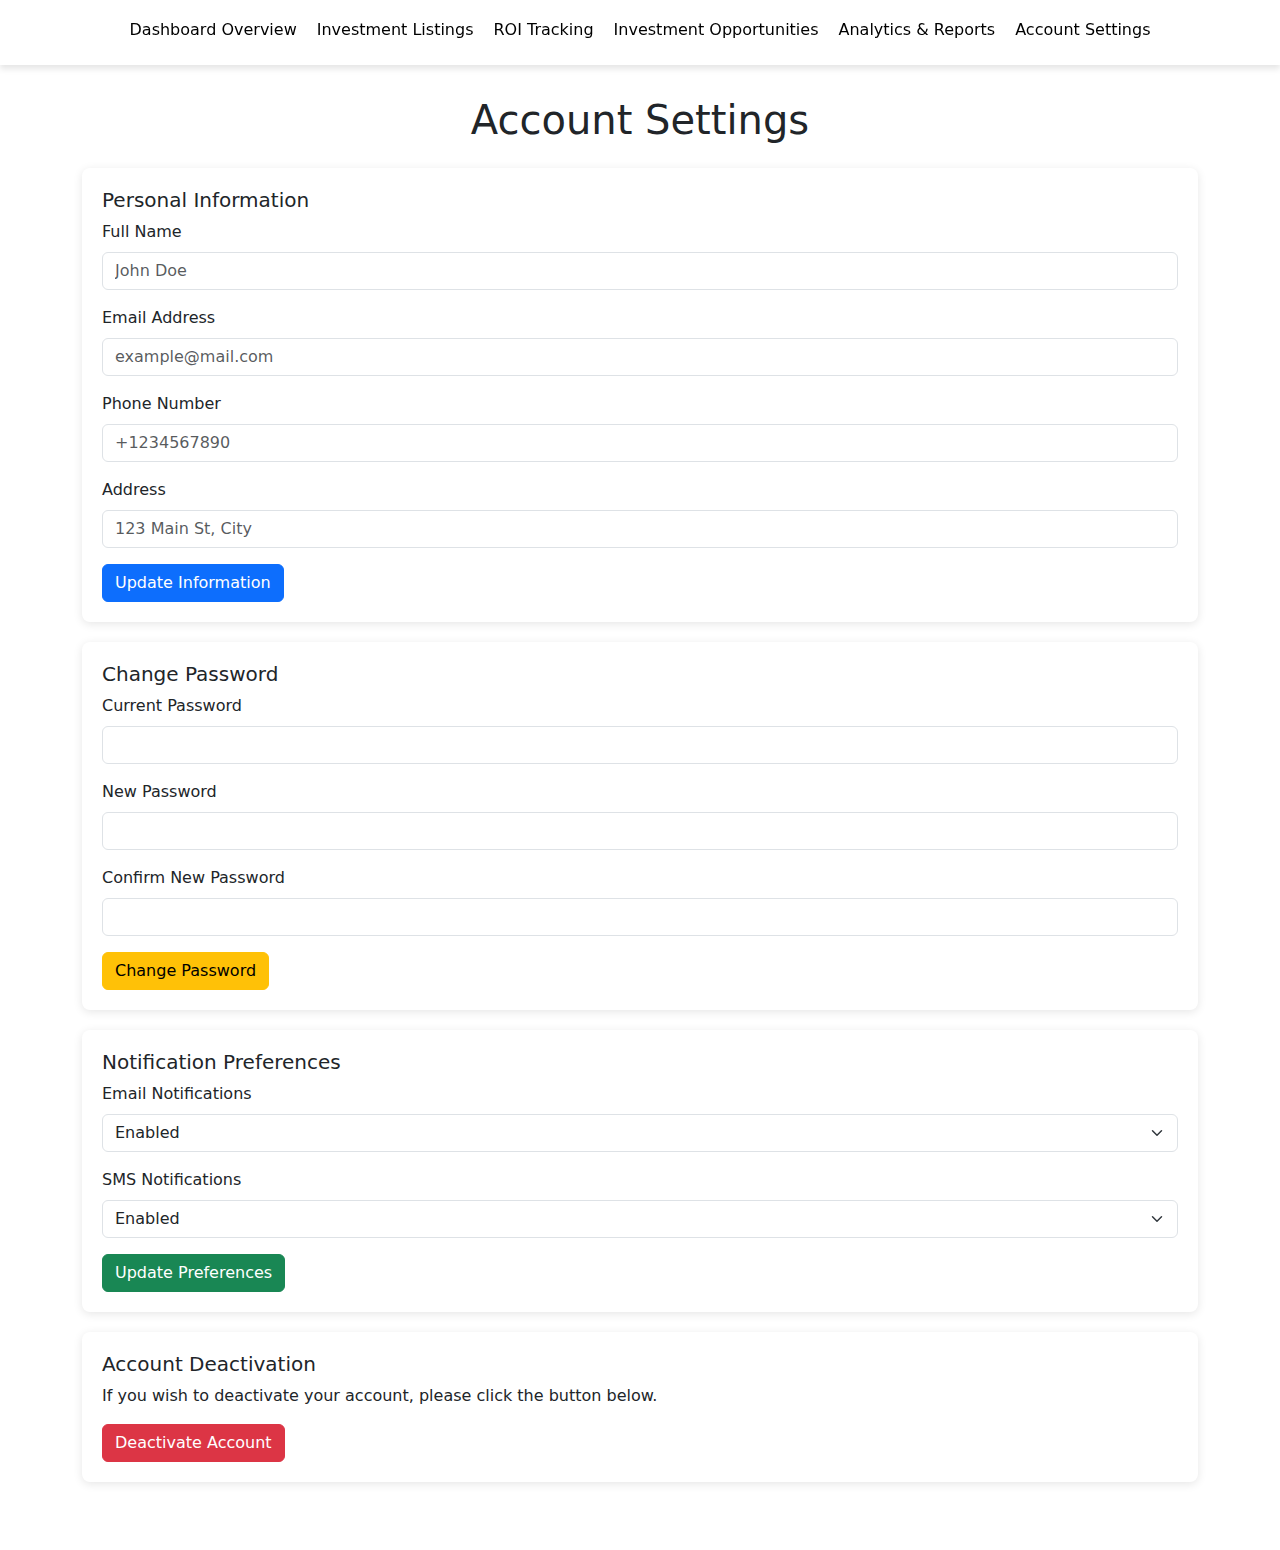
<file: index.html>
<!DOCTYPE html>
<html lang="en">
<head>
    <meta charset="UTF-8">
    <meta name="viewport" content="width=device-width, initial-scale=1.0">
    <title>Account Settings</title>
    <link href="https://cdn.jsdelivr.net/npm/bootstrap@5.3.0-alpha3/dist/css/bootstrap.min.css" rel="stylesheet">
    <style>
        body {
            background-color: #f2f2f2;
        }
        .settings-card {
            background-color: #fff;
            padding: 20px;
            border-radius: 8px;
            box-shadow: 0 2px 10px rgba(0, 0, 0, 0.1);
            margin-bottom: 20px;
        }
    </style>
</head>
<body>
    <div id="investorPlaceholder"></div>


<div class="container my-5 pt-5">
    <h1 class="text-center mb-4">Account Settings</h1>

    <div class="row">
        <div class="col-md-12  ">
            <div class="settings-card">
                <h5>Personal Information</h5>
                <form>
                    <div class="mb-3">
                        <label for="fullName" class="form-label">Full Name</label>
                        <input type="text" class="form-control" id="fullName" placeholder="John Doe" required>
                    </div>
                    <div class="mb-3">
                        <label for="email" class="form-label">Email Address</label>
                        <input type="email" class="form-control" id="email" placeholder="example@mail.com" required>
                    </div>
                    <div class="mb-3">
                        <label for="phone" class="form-label">Phone Number</label>
                        <input type="tel" class="form-control" id="phone" placeholder="+1234567890" required>
                    </div>
                    <div class="mb-3">
                        <label for="address" class="form-label">Address</label>
                        <input type="text" class="form-control" id="address" placeholder="123 Main St, City" required>
                    </div>
                    <button type="submit" class="btn btn-primary">Update Information</button>
                </form>
            </div>

            <div class="settings-card">
                <h5>Change Password</h5>
                <form>
                    <div class="mb-3">
                        <label for="currentPassword" class="form-label">Current Password</label>
                        <input type="password" class="form-control" id="currentPassword" required>
                    </div>
                    <div class="mb-3">
                        <label for="newPassword" class="form-label">New Password</label>
                        <input type="password" class="form-control" id="newPassword" required>
                    </div>
                    <div class="mb-3">
                        <label for="confirmPassword" class="form-label">Confirm New Password</label>
                        <input type="password" class="form-control" id="confirmPassword" required>
                    </div>
                    <button type="submit" class="btn btn-warning">Change Password</button>
                </form>
            </div>

            <div class="settings-card">
                <h5>Notification Preferences</h5>
                <form>
                    <div class="mb-3">
                        <label for="emailNotifications" class="form-label">Email Notifications</label>
                        <select class="form-select" id="emailNotifications">
                            <option value="enabled">Enabled</option>
                            <option value="disabled">Disabled</option>
                        </select>
                    </div>
                    <div class="mb-3">
                        <label for="smsNotifications" class="form-label">SMS Notifications</label>
                        <select class="form-select" id="smsNotifications">
                            <option value="enabled">Enabled</option>
                            <option value="disabled">Disabled</option>
                        </select>
                    </div>
                    <button type="submit" class="btn btn-success">Update Preferences</button>
                </form>
            </div>

            <div class="settings-card">
                <h5>Account Deactivation</h5>
                <p>If you wish to deactivate your account, please click the button below.</p>
                <button class="btn btn-danger">Deactivate Account</button>
            </div>
        </div>
    </div>
</div>

<script>
    // Load the header from the external file
    fetch('user-header.html')
        .then(response => response.text())
        .then(data => {
            document.getElementById('investorPlaceholder').innerHTML = data;
        });
</script>
<script src="https://cdn.jsdelivr.net/npm/bootstrap@5.3.0-alpha3/dist/js/bootstrap.bundle.min.js"></script>
</body>
</html>
</file>
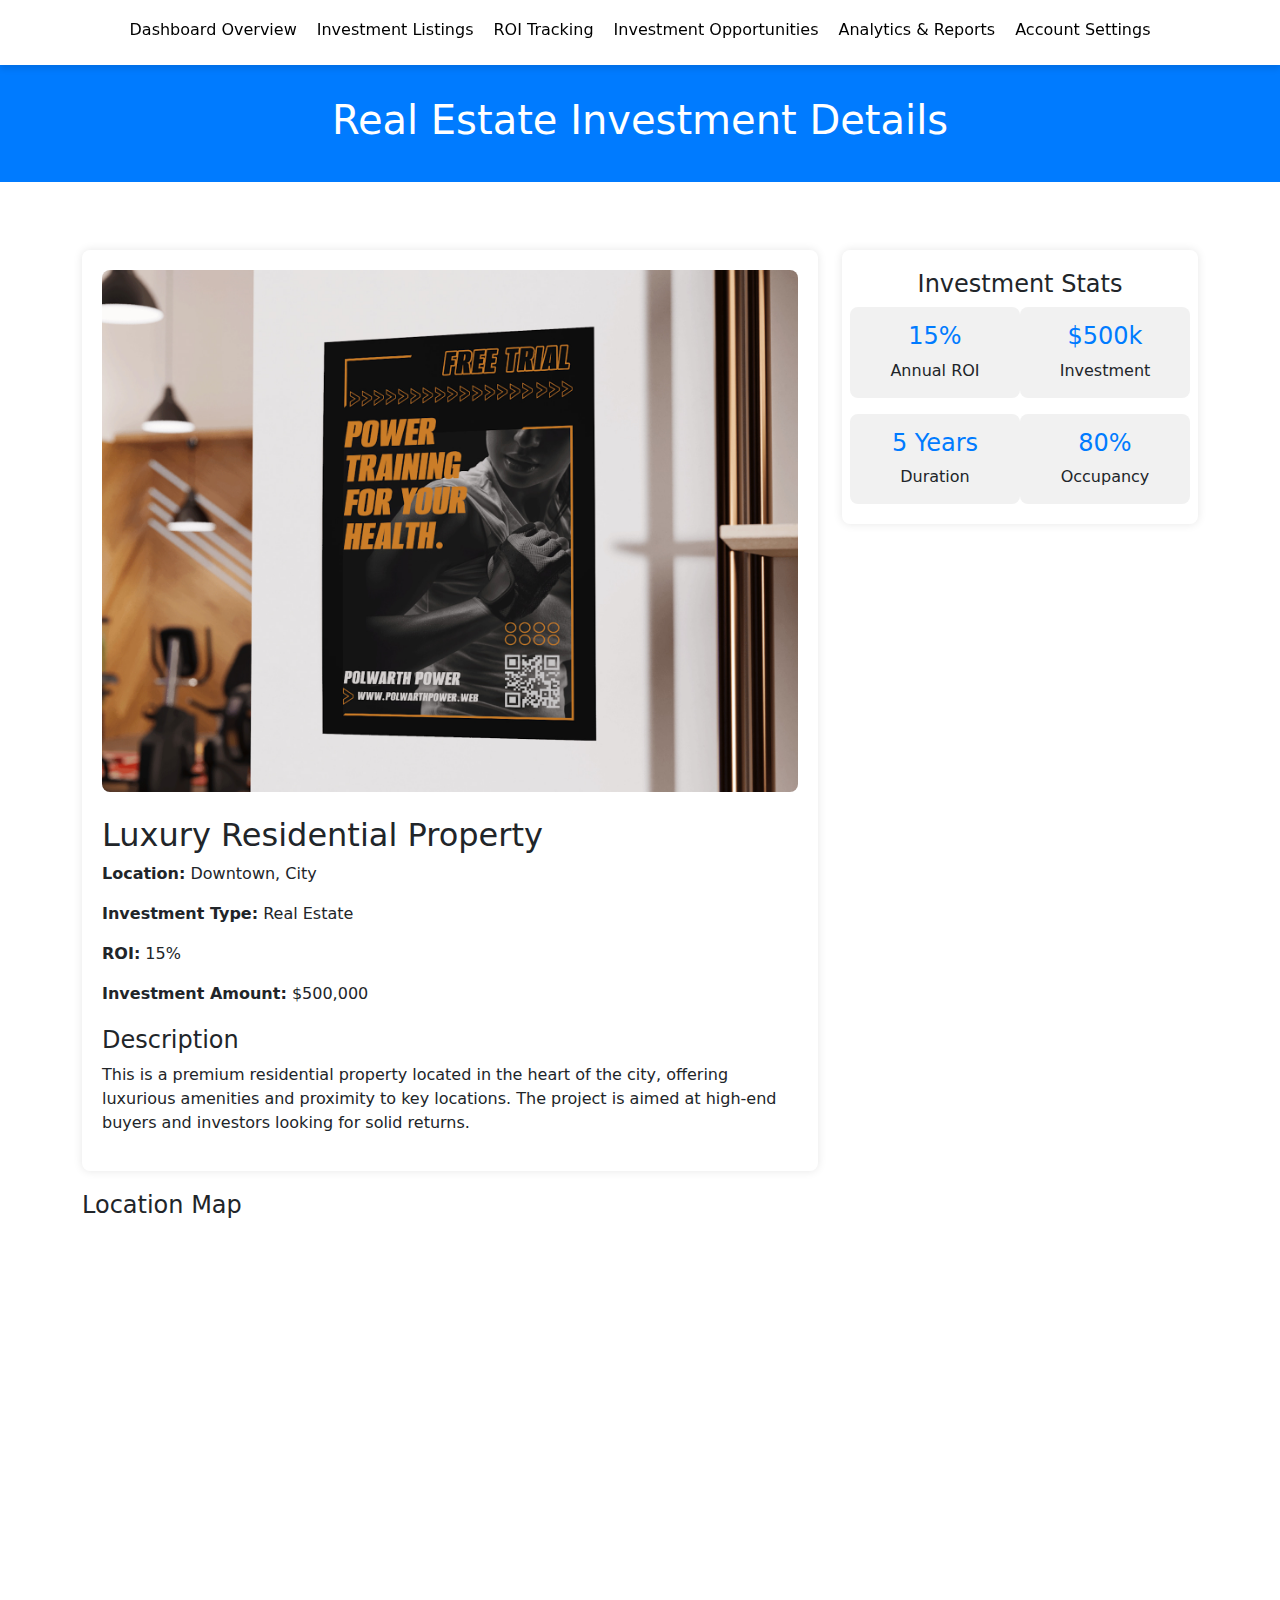
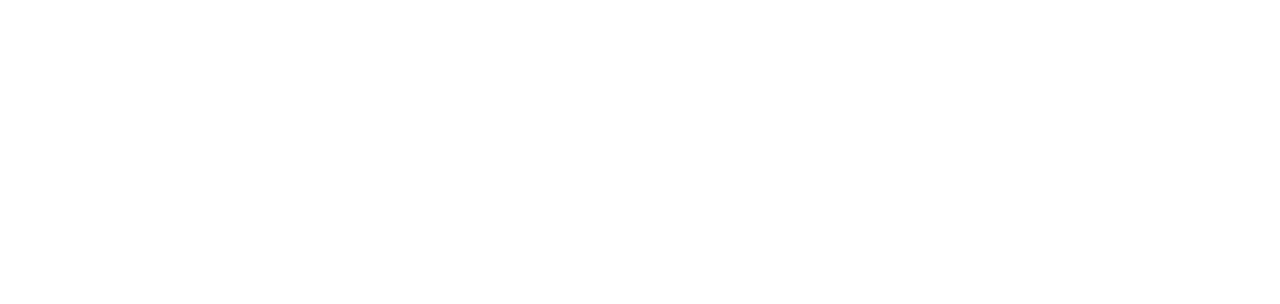
<file: Investment-Details.html>
<!DOCTYPE html>
<html lang="en">
<head>
    <meta charset="UTF-8">
    <meta name="viewport" content="width=device-width, initial-scale=1.0">
    <title>Investment Details - Real Estate</title>
    <link href="https://cdn.jsdelivr.net/npm/bootstrap@5.3.0-alpha3/dist/css/bootstrap.min.css" rel="stylesheet">
    <style>
        body {
            background-color: #f8f9fa;
        }
        .investment-header {
            background-color: #007bff;
            color: white;
            padding: 30px;
            text-align: center;
        }
        .investment-image {
            width: 100%;
            height: auto;
            border-radius: 8px;
        }
        .investment-info {
            background-color: #fff;
            padding: 20px;
            border-radius: 8px;
            box-shadow: 0px 0px 10px rgba(0, 0, 0, 0.1);
            margin-top: 20px;
        }
        .investment-stats {
            background-color: #fff;
            padding: 20px;
            border-radius: 8px;
            box-shadow: 0px 0px 10px rgba(0, 0, 0, 0.1);
            margin-top: 20px;
        }
        .stat-box {
            background-color: #f1f1f1;
            padding: 15px;
            border-radius: 8px;
            text-align: center;
        }
        .stat-box h4 {
            color: #007bff;
        }
        .stat-box p {
            margin: 0;
        }
        .investment-description {
            margin-top: 20px;
        }
        .map-section {
            margin-top: 20px;
        }
    </style>
</head>
<body>
    <div id="investorPlaceholder"></div>
<div class="investment-details pt-5">


<div class="investment-header pt-5">
    <h1>Real Estate Investment Details</h1>
</div>

<div class="container my-5">
    <div class="row">
        <!-- Investment Details Section -->
        <div class="col-md-8">
            <div class="investment-info">
                <img src="assets/images/manage-listing/NPID-18777-hero-Posters-NA-003.jpg" alt="Real Estate" class="investment-image mb-4">
                <h2>Luxury Residential Property</h2>
                <p><strong>Location:</strong> Downtown, City</p>
                <p><strong>Investment Type:</strong> Real Estate</p>
                <p><strong>ROI:</strong> 15%</p>
                <p><strong>Investment Amount:</strong> $500,000</p>
                <div class="investment-description">
                    <h4>Description</h4>
                    <p>This is a premium residential property located in the heart of the city, offering luxurious amenities and proximity to key locations. The project is aimed at high-end buyers and investors looking for solid returns.</p>
                </div>
            </div>
        </div>

        <!-- Investment Stats Section -->
        <div class="col-md-4">
            <div class="investment-stats">
                <h4 class="text-center">Investment Stats</h4>
                <div class="row text-center">
                    <div class="col-6 stat-box">
                        <h4>15%</h4>
                        <p>Annual ROI</p>
                    </div>
                    <div class="col-6 stat-box">
                        <h4>$500k</h4>
                        <p>Investment</p>
                    </div>
                </div>
                <div class="row text-center mt-3">
                    <div class="col-6 stat-box">
                        <h4>5 Years</h4>
                        <p>Duration</p>
                    </div>
                    <div class="col-6 stat-box">
                        <h4>80%</h4>
                        <p>Occupancy</p>
                    </div>
                </div>
            </div>
        </div>
    </div>

    <!-- Map Section -->
    <div class="map-section">
        <h4>Location Map</h4>
        <div class="ratio ratio-16x9">
            <iframe src="https://www.google.com/maps/embed?pb=!1m18!1m12!1m3!1d3509.1800475764594!2d70.29673217456391!3d28.413823593980638!2m3!1f0!2f0!3f0!3m2!1i1024!2i768!4f13.1!3m3!1m2!1s0x39375b715bbfc9b9%3A0xae676f6a222ca2df!2sCodesinc!5e0!3m2!1sen!2s!4v1727865750889!5m2!1sen!2s" width="600" height="450" style="border:0;" allowfullscreen="" loading="lazy" referrerpolicy="no-referrer-when-downgrade"></iframe>
        </div>
    </div>
</div>
</div>
<script>
    // Load the header from the external file
    fetch('user-header.html')
        .then(response => response.text())
        .then(data => {
            document.getElementById('investorPlaceholder').innerHTML = data;
        });
</script>

<script src="https://cdn.jsdelivr.net/npm/bootstrap@5.3.0-alpha3/dist/js/bootstrap.bundle.min.js"></script>
</body>
</html>
</file>
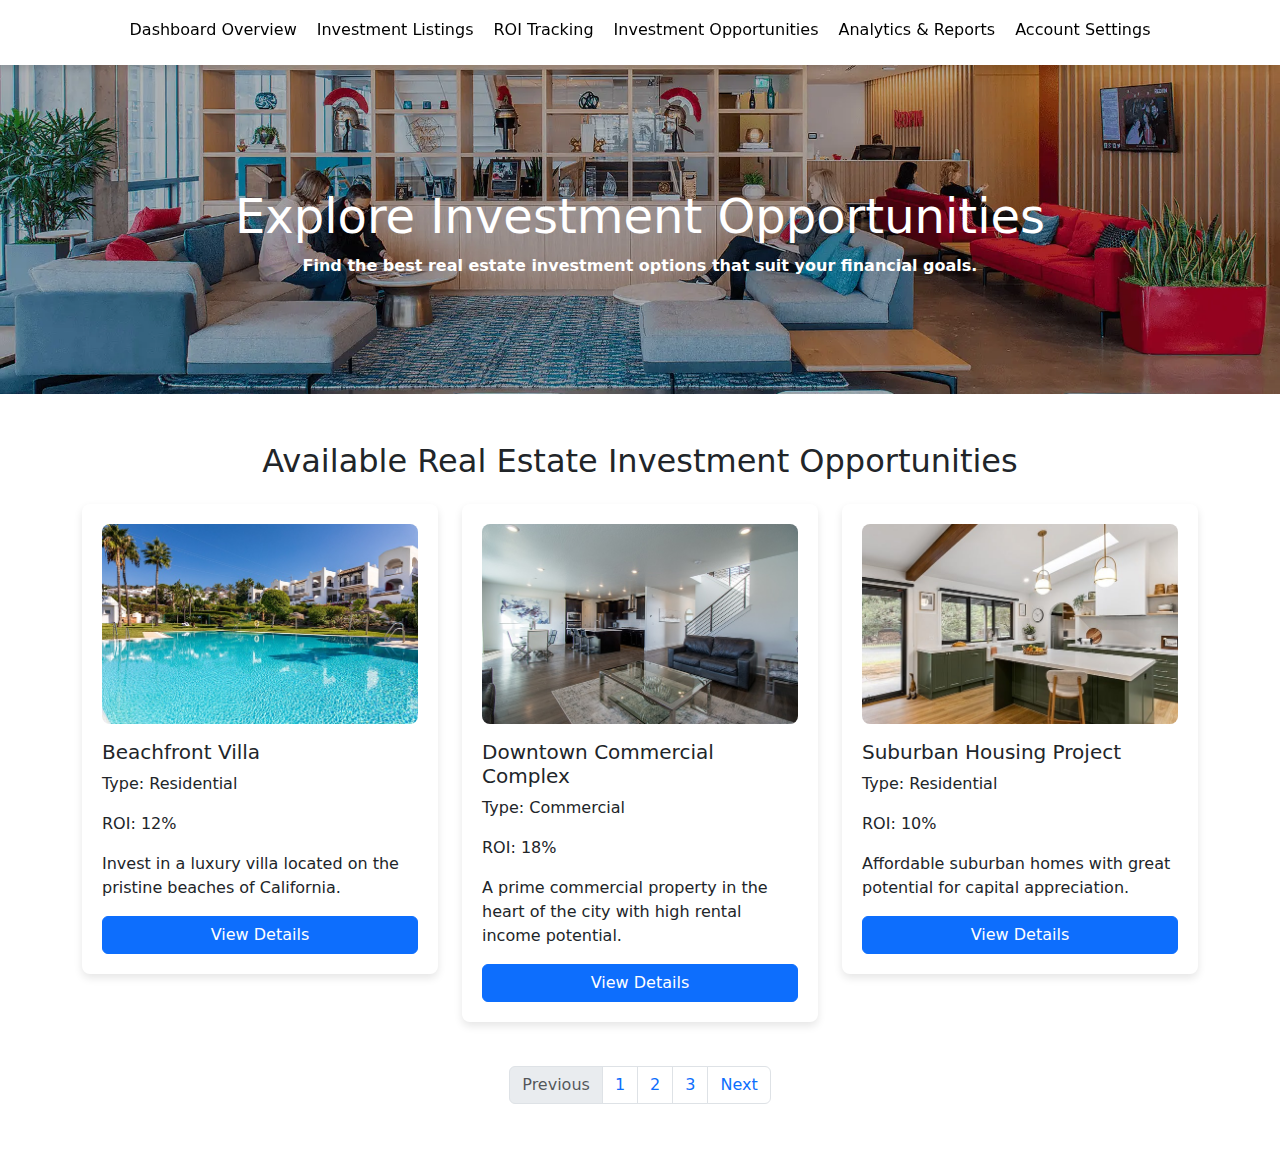
<file: Investment-Opportunities.html>
<!DOCTYPE html>
<html lang="en">
<head>
    <meta charset="UTF-8">
    <meta name="viewport" content="width=device-width, initial-scale=1.0">
    <title>Investment Opportunities</title>
    <link href="https://cdn.jsdelivr.net/npm/bootstrap@5.3.0-alpha3/dist/css/bootstrap.min.css" rel="stylesheet">
    <style>
        body {
            background-color: #f8f9fa;
        }
        .opportunity-card {
            background-color: #fff;
            padding: 20px;
            border-radius: 8px;
            box-shadow: 0 4px 8px rgba(0, 0, 0, 0.1);
            margin-bottom: 20px;
            transition: transform 0.3s ease;
        }
        .opportunity-card:hover {
            transform: translateY(-5px);
        }
        .opportunity-image {
            width: 100%;
            height: 200px;
            object-fit: cover;
            border-radius: 8px;
        }
        .hero-section {
            background: url('assets/images/Investment-opportunities/bg-00001.webp') center/cover no-repeat;
            padding: 100px 0;
            color: white;
            text-align: center;
            margin-top: 40px;
        }
        .hero-section h1 {
            font-size: 3rem;
        }
    </style>
</head>
<body>
    <div id="investorPlaceholder"></div>


<!-- Hero Section -->
<section class="hero-section fw-bold ">
    <h1 class="pt-5">Explore Investment Opportunities</h1>
    <p>Find the best real estate investment options that suit your financial goals.</p>
</section>

<!-- Investment Opportunities -->
<div class="container my-5">
    <h2 class="text-center mb-4">Available Real Estate Investment Opportunities</h2>

    <div class="row">
        <div class="col-md-4">
            <div class="opportunity-card">
                <img src="assets/images/Investment-opportunities/blog 05.jpg" alt="Beachfront Villa" class="opportunity-image">
                <h5 class="mt-3">Beachfront Villa</h5>
                <p>Type: Residential</p>
                <p>ROI: 12%</p>
                <p>Invest in a luxury villa located on the pristine beaches of California.</p>
                <button class="btn btn-primary w-100">View Details</button>
            </div>
        </div>
        <div class="col-md-4">
            <div class="opportunity-card">
                <img src="assets/images/Investment-opportunities/blog 09.jpg" alt="Commercial Complex" class="opportunity-image">
                <h5 class="mt-3">Downtown Commercial Complex</h5>
                <p>Type: Commercial</p>
                <p>ROI: 18%</p>
                <p>A prime commercial property in the heart of the city with high rental income potential.</p>
                <button class="btn btn-primary w-100">View Details</button>
            </div>
        </div>
        <div class="col-md-4">
            <div class="opportunity-card">
                <img src="assets/images/Investment-opportunities/blog 07.jpg" alt="Suburban Housing Project" class="opportunity-image">
                <h5 class="mt-3">Suburban Housing Project</h5>
                <p>Type: Residential</p>
                <p>ROI: 10%</p>
                <p>Affordable suburban homes with great potential for capital appreciation.</p>
                <button class="btn btn-primary w-100">View Details</button>
            </div>
        </div>
    </div>

    <!-- Pagination for more opportunities -->
    <nav aria-label="Page navigation example">
        <ul class="pagination justify-content-center mt-4">
            <li class="page-item disabled">
                <a class="page-link">Previous</a>
            </li>
            <li class="page-item"><a class="page-link" href="#">1</a></li>
            <li class="page-item"><a class="page-link" href="#">2</a></li>
            <li class="page-item"><a class="page-link" href="#">3</a></li>
            <li class="page-item">
                <a class="page-link" href="#">Next</a>
            </li>
        </ul>
    </nav>

</div>

<script>
    // Load the header from the external file
    fetch('user-header.html')
        .then(response => response.text())
        .then(data => {
            document.getElementById('investorPlaceholder').innerHTML = data;
        });
</script>
<!-- Bootstrap JS -->
<script src="https://cdn.jsdelivr.net/npm/bootstrap@5.3.0-alpha3/dist/js/bootstrap.bundle.min.js"></script>
</body>
</html>
</file>
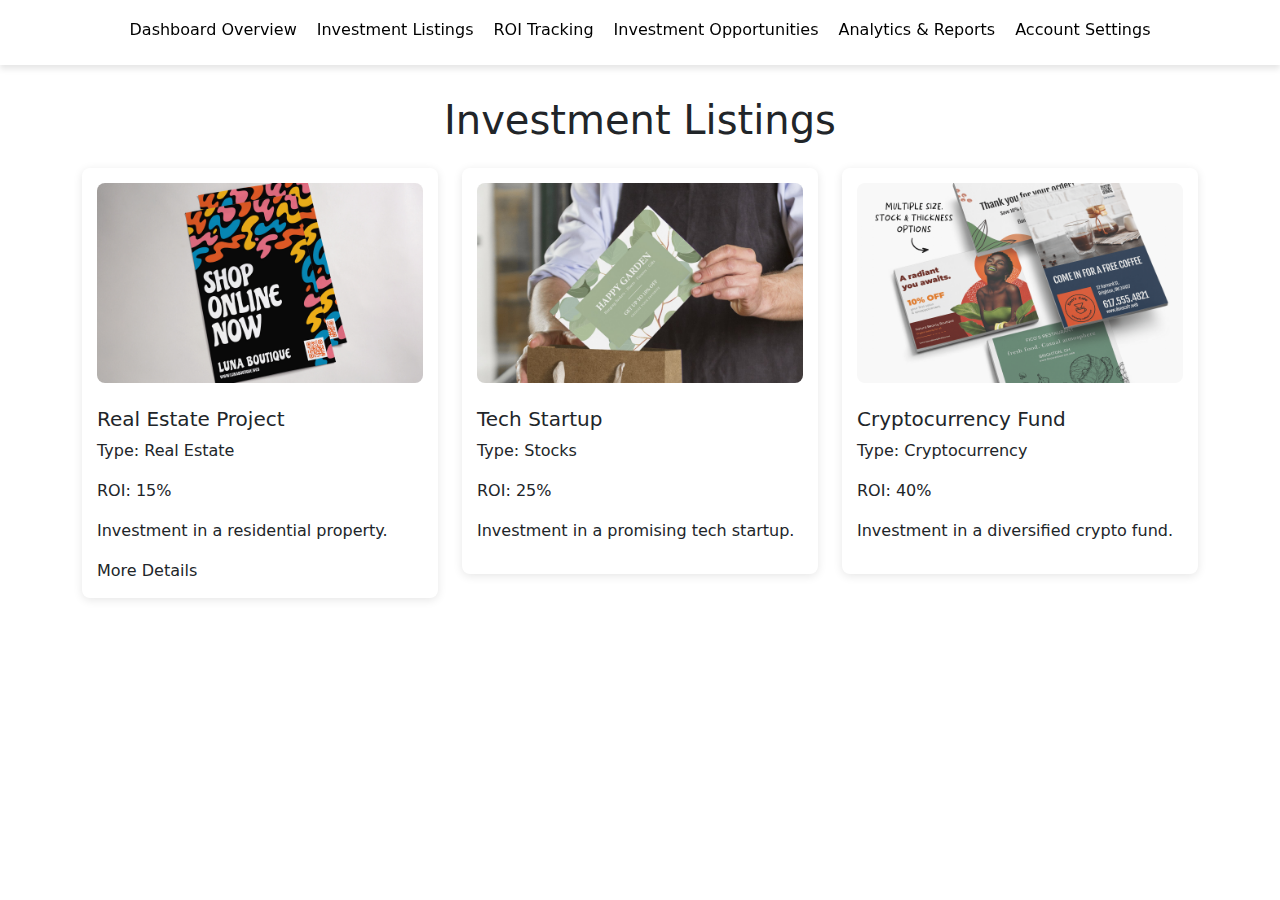
<file: Manage-Investment-Listing.html>
<!DOCTYPE html>
<html lang="en">

<head>
    <meta charset="UTF-8">
    <meta name="viewport" content="width=device-width, initial-scale=1.0">
    <title>Investment Listings</title>
    <link href="https://cdn.jsdelivr.net/npm/bootstrap@5.3.3/dist/css/bootstrap.min.css" rel="stylesheet"
        integrity="sha384-QWTKZyjpPEjISv5WaRU9OFeRpok6YctnYmDr5pNlyT2bRjXh0JMhjY6hW+ALEwIH" crossorigin="anonymous">
    <link href="https://cdn.jsdelivr.net/npm/bootstrap@5.3.0-alpha3/dist/css/bootstrap.min.css" rel="stylesheet">
    <link rel="stylesheet" href="assets/css/Manage-Investment-Listing.css">
</head>

<body>
    <div id="investorPlaceholder"></div>
    <div class="manage-listing-investor pt-5">
        <div class="container my-5">
            <h1 class="text-center mb-4">Investment Listings</h1>

            <div class="row investment-list">
                <div class="col-md-4 col-sm-6">
                    <div class="investment-card">
                        <img src="assets/images/manage-listing/NPID-18777-hero-Posters-NA-001.jpg" alt="Real Estate"
                            class="investment-image mb-2">
                        <h5 class="mt-3">Real Estate Project</h5>
                        <p>Type: Real Estate</p>
                        <p>ROI: 15%</p>
                        <p>Investment in a residential property.</p>
                        <a class="text-decoration-none text-dark" href="#">More Details</a>
                    </div>
                </div>
                <div class="col-md-4 col-sm-6">
                    <div class="investment-card">
                        <img src="assets/images/manage-listing/NPIB6771-PC-Marquee-004.jpg" alt="Tech Startup"
                            class="investment-image mb-2">
                        <h5 class="mt-3">Tech Startup</h5>
                        <p>Type: Stocks</p>
                        <p>ROI: 25%</p>
                        <p>Investment in a promising tech startup.</p>
                    </div>
                </div>
                <div class="col-md-4 col-sm-6">
                    <div class="investment-card">
                        <img src="assets/images/manage-listing/NPIB6771-PC-Marquee-001.png" alt="Cryptocurrency Fund"
                            class="investment-image mb-2">
                        <h5 class="mt-3">Cryptocurrency Fund</h5>
                        <p>Type: Cryptocurrency</p>
                        <p>ROI: 40%</p>
                        <p>Investment in a diversified crypto fund.</p>
                    </div>
                </div>
            </div>
        </div>
    </div>
    <script>
        // Load the header from the external file
        fetch('user-header.html')
            .then(response => response.text())
            .then(data => {
                document.getElementById('investorPlaceholder').innerHTML = data;
            });
    </script>
    <script src="https://cdn.jsdelivr.net/npm/bootstrap@5.3.3/dist/js/bootstrap.bundle.min.js"
        integrity="sha384-YvpcrYf0tY3lHB60NNkmXc5s9fDVZLESaAA55NDzOxhy9GkcIdslK1eN7N6jIeHz"
        crossorigin="anonymous"></script>
</body>

</html>
</file>
<file: assets/css/Manage-Investment-Listing.css>
.manage-listing-investor{

body {
    background-color: #f8f9fa;
}

.investment-list {
    margin-top: 20px;
}

.investment-card {
    background-color: #fff;
    padding: 15px;
    border-radius: 8px;
    box-shadow: 0 2px 10px rgba(0, 0, 0, 0.1);
    margin-bottom: 20px;
    transition: transform 0.2s;
}

.investment-card:hover {
    transform: translateY(-5px);
}

.investment-image {
    width: 100%;
    height: 200px;
    object-fit: cover;
    border-radius: 8px;
}
}
</file>
